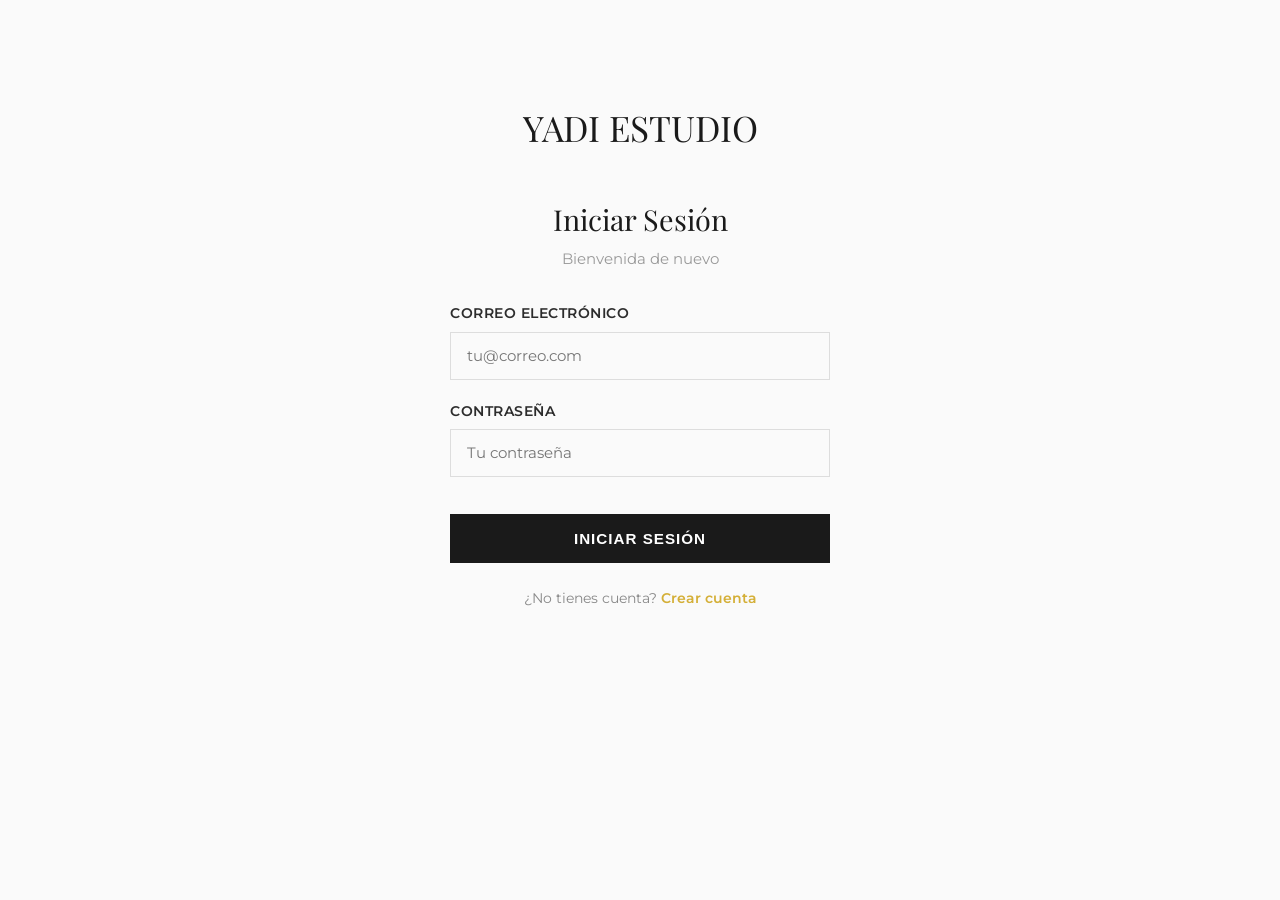
<file: login.html>
<!DOCTYPE html>
<html lang="es">
<head>
    <meta charset="UTF-8">
    <meta name="viewport" content="width=device-width, initial-scale=1.0">
    <link rel="preconnect" href="https://fonts.googleapis.com">
    <link rel="preconnect" href="https://fonts.gstatic.com" crossorigin>
    <link href="https://fonts.googleapis.com/css2?family=Playfair+Display:ital,wght@0,400;0,700;1,400&family=Montserrat:wght@300;400;500;600&display=swap" rel="stylesheet">
    <link rel="stylesheet" href="css/style.css">
    <link rel="stylesheet" href="css/login.css">
    <title>Iniciar Sesión | YADI ESTUDIO</title>
</head>
<body>
    <div class="auth-container">
        <a href="index.html" class="auth-logo">
            <h1>YADI ESTUDIO</h1>
        </a>
        <form id="form-login" class="auth-form">
            <h2>Iniciar Sesión</h2>
            <p class="auth-subtitle">Bienvenida de nuevo</p>
            <div class="form-group">
                <label for="login-email">Correo Electrónico</label>
                <input 
                    type="email" 
                    id="login-email" 
                    placeholder="tu@correo.com" 
                    required
                >
            </div>
            <div class="form-group">
                <label for="login-password">Contraseña</label>
                <input 
                    type="password" 
                    id="login-password" 
                    placeholder="Tu contraseña" 
                    minlength="6" 
                    required
                >
            </div>
            <button type="submit" class="btn btn-primary btn-full">Iniciar Sesión</button>
            <p class="auth-switch">
                ¿No tienes cuenta? 
                <a href="#" onclick="mostrarRegistro()">Crear cuenta</a>
            </p>
        </form>

        <form id="form-registro" class="auth-form" style="display: none;">
            <h2>Crear Cuenta</h2>
            <p class="auth-subtitle">Únete a YADI ESTUDIO</p>

            <div class="form-group">
                <label for="reg-nombre">Nombre</label>
                <input type="text" id="reg-nombre" placeholder="Tu nombre" required>
            </div>

            <div class="form-group">
                <label for="reg-apellido-p">Apellido Paterno</label>
                <input type="text" id="reg-apellido-p" placeholder="Apellido paterno" required>
            </div>

            <div class="form-group">
                <label for="reg-apellido-m">Apellido Materno</label>
                <input type="text" id="reg-apellido-m" placeholder="Apellido materno">
            </div>

            <div class="form-group">
                <label for="reg-telefono">Teléfono</label>
                <input type="tel" id="reg-telefono" placeholder="+52 ..." required>
            </div>

            <div class="form-group">
                <label for="reg-email">Correo Electrónico</label>
                <input type="email" id="reg-email" placeholder="tu@correo.com" required>
            </div>

            <div class="form-group">
                <label for="reg-password">Contraseña</label>
                <input type="password" id="reg-password" placeholder="Mínimo 6 caracteres" minlength="6" required>
            </div>

            <div class="form-group">
                <label for="reg-password-confirm">Confirmar Contraseña</label>
                <input type="password" id="reg-password-confirm" placeholder="Repite tu contraseña" minlength="6" required>
            </div>

            <button type="submit" class="btn btn-primary btn-full">Crear Cuenta</button>

            <p class="auth-switch">
                ¿Ya tienes cuenta? 
                <a href="#" onclick="mostrarLogin()">Iniciar sesión</a>
            </p>
        </form>

    </div>
</body>
</html>
</file>
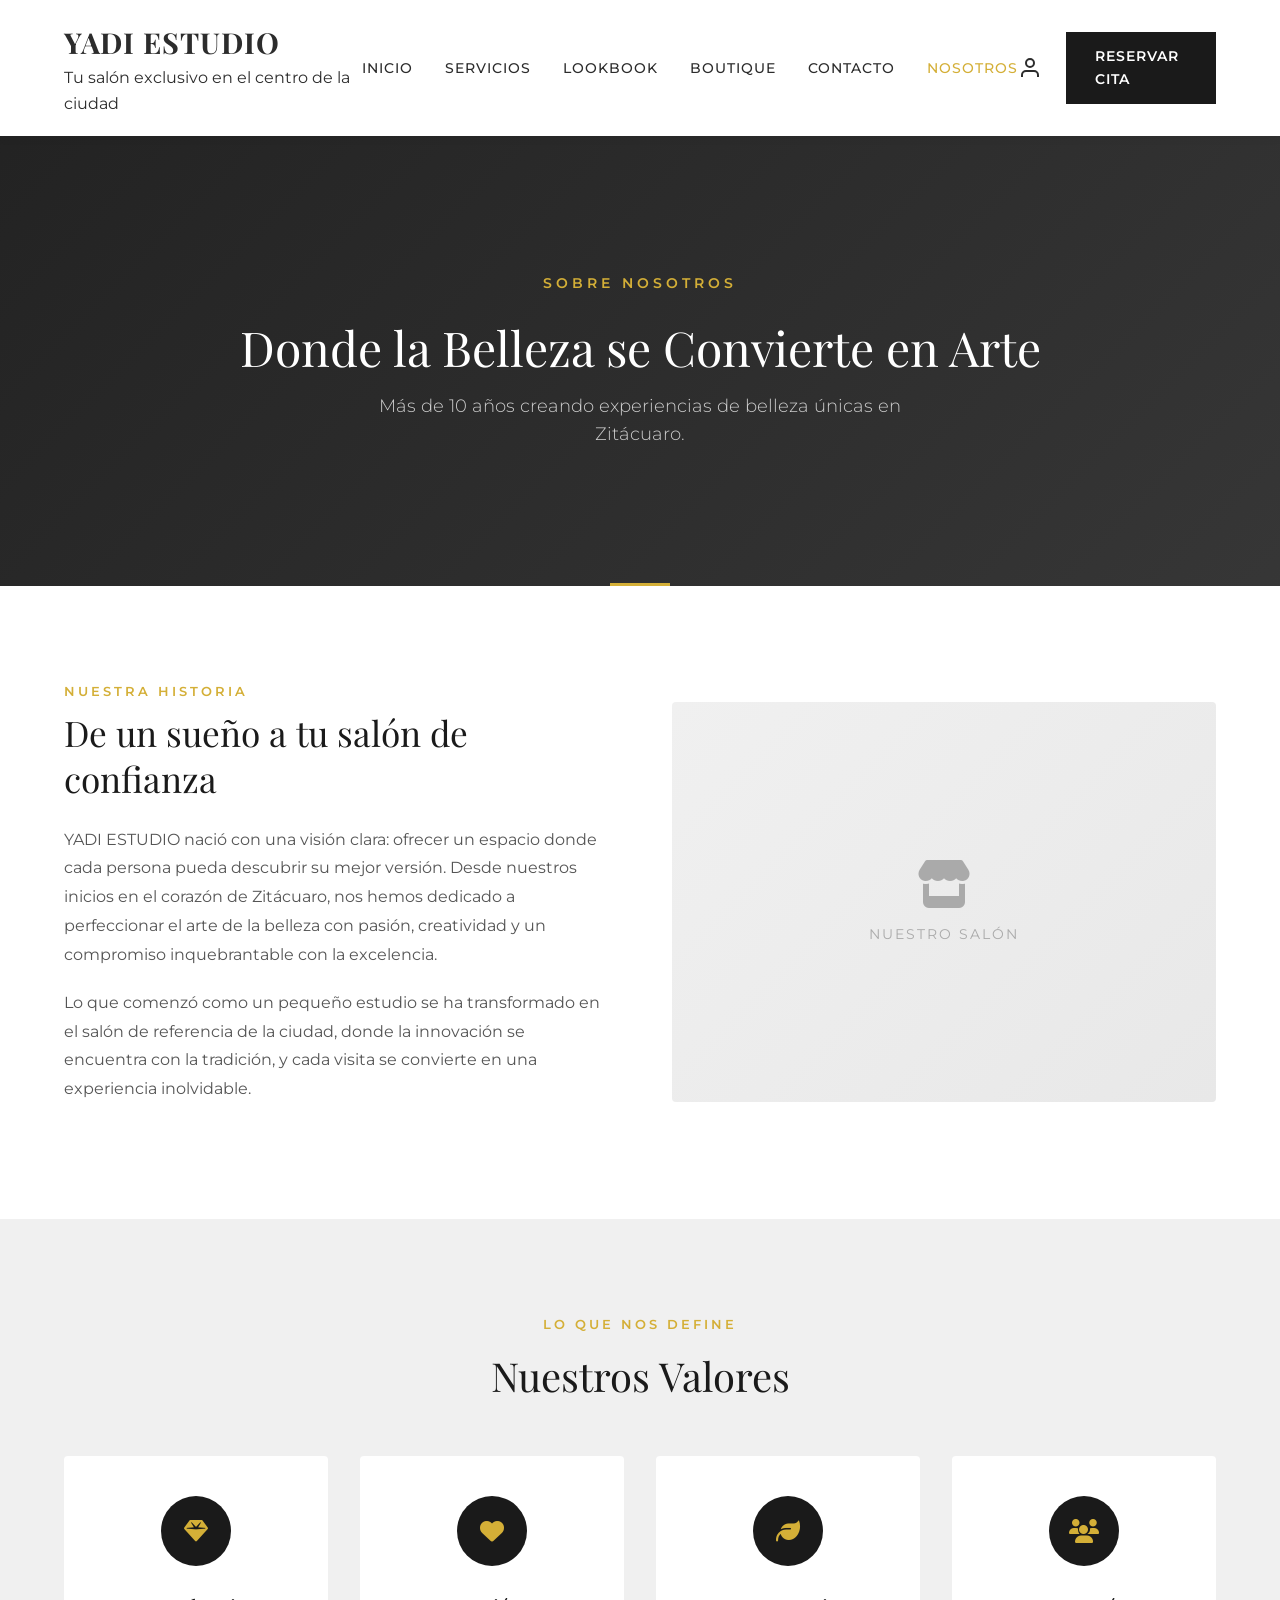
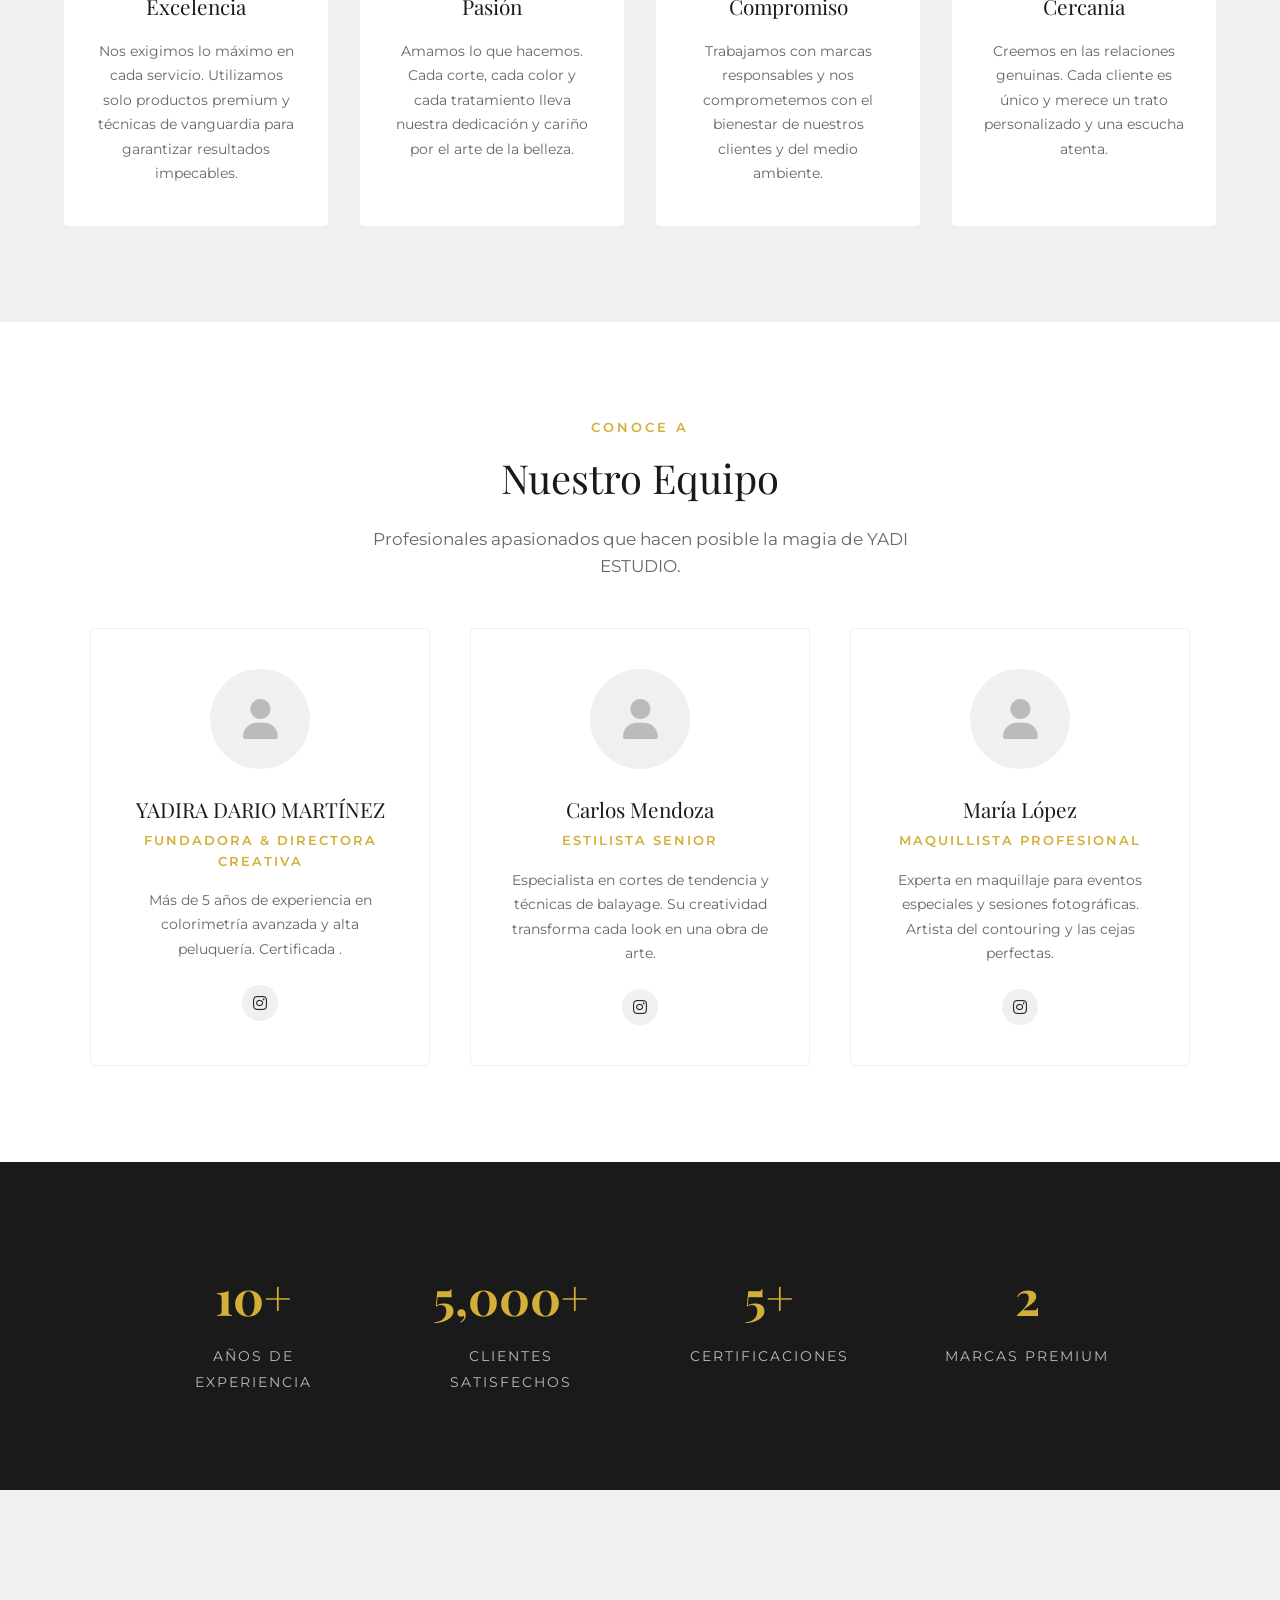
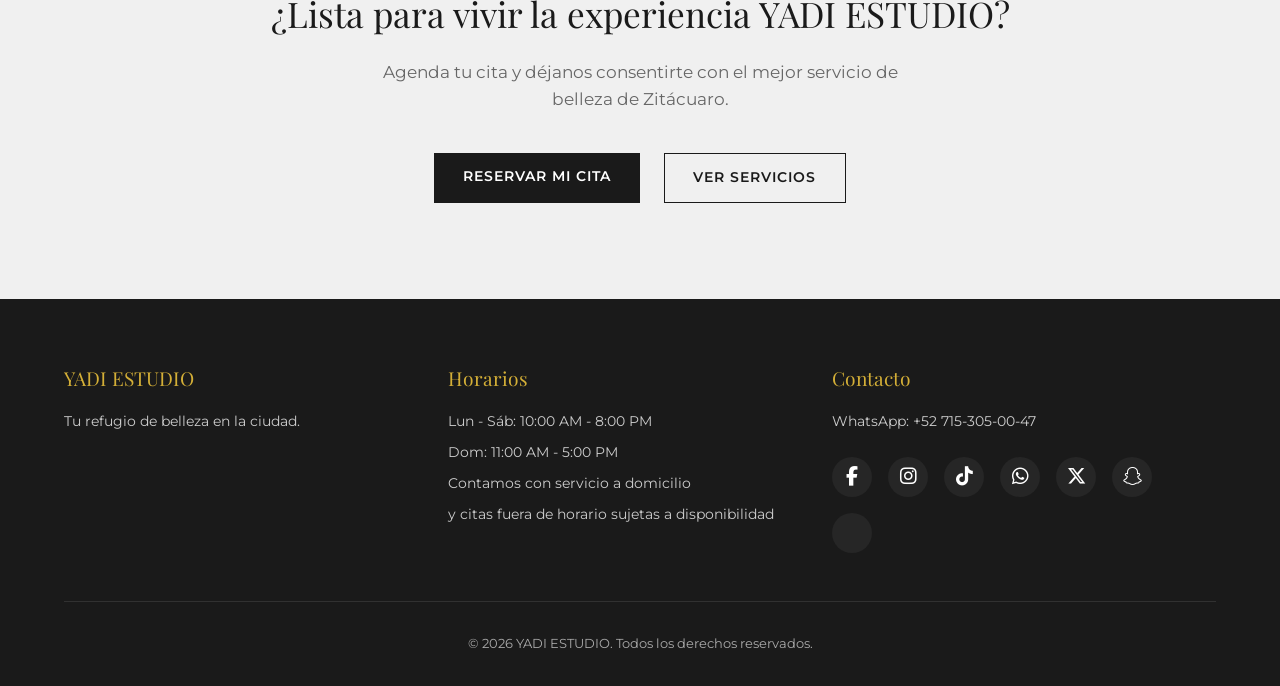
<file: nosotros.html>
<!DOCTYPE html>
<html lang="es">
<head>
    <meta charset="UTF-8">
    <meta name="viewport" content="width=device-width, initial-scale=1.0">
    <link rel="preconnect" href="https://fonts.googleapis.com">
    <link rel="preconnect" href="https://fonts.gstatic.com" crossorigin>
    <link href="https://fonts.googleapis.com/css2?family=Playfair+Display:ital,wght@0,400;0,700;1,400&family=Montserrat:wght@300;400;500;600&display=swap" rel="stylesheet">
    <link rel="stylesheet" href="https://cdnjs.cloudflare.com/ajax/libs/font-awesome/6.4.2/css/all.min.css">
    <link rel="stylesheet" href="css/style.css">
    <link rel="stylesheet" href="css/nosotros.css">
    <title>Sobre Nosotros | YADI ESTUDIO</title>
</head>
<body>                
    <header class="navbar">
        <div class="logo">
            <a href="index.html">
                <h1>YADI ESTUDIO</h1>
                <span class="subtitle">Tu salón exclusivo en el centro de la ciudad</span>
            </a>
        </div>
        <nav>
            <ul class="nav-links">
                <li><a href="index.html">Inicio</a></li>
                <li class="dropdown">
                    <a href="index.html#servicios">Servicios</a>
                    <ul class="dropdown-menu">
                        <li><a href="#">CORTE DE DAMA</a></li>
                        <li><a href="#">RALLOS </a></li>
                        <li><a href="#">MECHAS</a></li>
                        <li><a href="#">TRATAMIENTOS CAPILARES</a></li>
                        <li><a href="#">TINTES</a></li>
                        <li><a href="#">DEPILACIONES</a></li>
                        <li><a href="#">PEDICURE</a></li>
                        <li><a href="#">DISEÑO DE MAQUILLAJE</a></li>
                        <li><a href="#">PEINADOS PARA OCASIONES ESPECIALES</a></li>
                    </ul>
                </li>
                <li><a href="index.html#lookbook">Lookbook</a></li>
                <li><a href="index.html#boutique">Boutique</a></li>
                <li><a href="index.html#contacto">Contacto</a></li>
                <li><a href="nosotros.html" class="active">Nosotros</a></li>
            </ul>
        </nav>
        <div class="nav-actions">
            <a href="login.html" class="icon-login" aria-label="Iniciar Sesión">
                <svg viewBox="0 0 24 24" width="24" height="24" stroke="currentColor" stroke-width="2" fill="none"><path d="M20 21v-2a4 4 0 0 0-4-4H8a4 4 0 0 0-4 4v2"></path><circle cx="12" cy="7" r="4"></circle></svg>
            </a>
            <a href="#reservar" class="btn btn-primary">Reservar Cita</a>
        </div>
    </header>

    <main>
        <section class="nosotros-hero">
            <div class="nosotros-hero-content">
                <span class="nosotros-label">Sobre Nosotros</span>
                <h2>Donde la Belleza se Convierte en Arte</h2>
                <p>Más de 10 años creando experiencias de belleza únicas en Zitácuaro.</p>
            </div>
        </section>

        <section class="nosotros-historia">
            <div class="container">
                <div class="historia-grid">
                    <div class="historia-texto">
                        <span class="section-label">Nuestra Historia</span>
                        <h3>De un sueño a tu salón de confianza</h3>
                        <p>YADI ESTUDIO nació con una visión clara: ofrecer un espacio donde cada persona pueda descubrir su mejor versión. Desde nuestros inicios en el corazón de Zitácuaro, nos hemos dedicado a perfeccionar el arte de la belleza con pasión, creatividad y un compromiso inquebrantable con la excelencia.</p>
                        <p>Lo que comenzó como un pequeño estudio se ha transformado en el salón de referencia de la ciudad, donde la innovación se encuentra con la tradición, y cada visita se convierte en una experiencia inolvidable.</p>
                    </div>
                    <div class="historia-imagen">
                        <div class="imagen-placeholder">
                            <i class="fas fa-store"></i>
                            <span>Nuestro Salón</span>
                        </div>
                    </div>
                </div>
            </div>
        </section>

        <section class="nosotros-valores">
            <div class="container">
                <span class="section-label">Lo que nos define</span>
                <h3>Nuestros Valores</h3>
                <div class="valores-grid">
                    <div class="valor-card">
                        <div class="valor-icon">
                            <i class="fas fa-gem"></i>
                        </div>
                        <h4>Excelencia</h4>
                        <p>Nos exigimos lo máximo en cada servicio. Utilizamos solo productos premium y técnicas de vanguardia para garantizar resultados impecables.</p>
                    </div>
                    <div class="valor-card">
                        <div class="valor-icon">
                            <i class="fas fa-heart"></i>
                        </div>
                        <h4>Pasión</h4>
                        <p>Amamos lo que hacemos. Cada corte, cada color y cada tratamiento lleva nuestra dedicación y cariño por el arte de la belleza.</p>
                    </div>
                    <div class="valor-card">
                        <div class="valor-icon">
                            <i class="fas fa-leaf"></i>
                        </div>
                        <h4>Compromiso</h4>
                        <p>Trabajamos con marcas responsables y nos comprometemos con el bienestar de nuestros clientes y del medio ambiente.</p>
                    </div>
                    <div class="valor-card">
                        <div class="valor-icon">
                            <i class="fas fa-users"></i>
                        </div>
                        <h4>Cercanía</h4>
                        <p>Creemos en las relaciones genuinas. Cada cliente es único y merece un trato personalizado y una escucha atenta.</p>
                    </div>
                </div>
            </div>
        </section>

        <section class="nosotros-equipo">
            <div class="container">
                <span class="section-label">Conoce a</span>
                <h3>Nuestro Equipo</h3>
                <p class="equipo-intro">Profesionales apasionados que hacen posible la magia de YADI ESTUDIO.</p>
                <div class="equipo-grid">
                    <div class="miembro-card">
                        <div class="miembro-foto">
                            <i class="fas fa-user"></i>
                        </div>
                        <h4>YADIRA DARIO MARTÍNEZ</h4>
                        <span class="miembro-rol">Fundadora & Directora Creativa</span>
                        <p>Más de 5 años de experiencia en colorimetría avanzada y alta peluquería. Certificada .</p>
                        <div class="miembro-social">
                            <a href="#" aria-label="Instagram"><i class="fab fa-instagram"></i></a>
                        </div>
                    </div>
                    <div class="miembro-card">
                        <div class="miembro-foto">
                            <i class="fas fa-user"></i>
                        </div>
                        <h4>Carlos Mendoza</h4>
                        <span class="miembro-rol">Estilista Senior</span>
                        <p>Especialista en cortes de tendencia y técnicas de balayage. Su creatividad transforma cada look en una obra de arte.</p>
                        <div class="miembro-social">
                            <a href="#" aria-label="Instagram"><i class="fab fa-instagram"></i></a>
                        </div>
                    </div>
                    <div class="miembro-card">
                        <div class="miembro-foto">
                            <i class="fas fa-user"></i>
                        </div>
                        <h4>María López</h4>
                        <span class="miembro-rol">Maquillista Profesional</span>
                        <p>Experta en maquillaje para eventos especiales y sesiones fotográficas. Artista del contouring y las cejas perfectas.</p>
                        <div class="miembro-social">
                            <a href="#" aria-label="Instagram"><i class="fab fa-instagram"></i></a>
                        </div>
                    </div>
                </div>
            </div>
        </section>
        <section class="nosotros-cifras">
            <div class="container">
                <div class="cifras-grid">
                    <div class="cifra-item">
                        <span class="cifra-numero">10+</span>
                        <span class="cifra-texto">Años de experiencia</span>
                    </div>
                    <div class="cifra-item">
                        <span class="cifra-numero">5,000+</span>
                        <span class="cifra-texto">Clientes satisfechos</span>
                    </div>
                    <div class="cifra-item">
                        <span class="cifra-numero">5+</span>
                        <span class="cifra-texto">Certificaciones</span>
                    </div>
                    <div class="cifra-item">
                        <span class="cifra-numero">2</span>
                        <span class="cifra-texto">Marcas premium</span>
                    </div>
                </div>
            </div>
        </section>
        <section class="nosotros-cta">
            <div class="container">
                <h3>¿Lista para vivir la experiencia YADI ESTUDIO?</h3>
                <p>Agenda tu cita y déjanos consentirte con el mejor servicio de belleza de Zitácuaro.</p>
                <div class="cta-buttons">
                    <a href="#reservar" class="btn btn-primary">Reservar mi cita</a>
                    <a href="index.html#servicios" class="btn btn-outline-dark">Ver servicios</a>
                </div>
            </div>
        </section>
    </main>
    <footer>
        <div class="footer-container">
            <div class="footer-col">
                <h4>YADI ESTUDIO</h4>
                <p>Tu refugio de belleza en la ciudad.</p>
            </div>
            <div class="footer-col">
                <h4>Horarios</h4>
                <p>Lun - Sáb: 10:00 AM - 8:00 PM</p>
                <p>Dom: 11:00 AM - 5:00 PM</p>
                <p>Contamos con servicio a domicilio</p>
                <p>y citas fuera de horario sujetas a disponibilidad</p>
            </div>
            <div class="footer-col">
                <h4>Contacto</h4>
                <p>WhatsApp: +52 715-305-00-47 </p>

                <div class="social-links">
                <a href="#" aria-label="Facebook"><i class="fab fa-facebook-f"></i></a>
                <a href="#" aria-label="Instagram"><i class="fab fa-instagram"></i></a>
                <a href="#" aria-label="TikTok"><i class="fab fa-tiktok"></i></a>
                <a href="#" aria-label="WhatsApp"><i class="fab fa-whatsapp"></i></a>
                <a href="#" aria-label="X (Twitter)"><i class="fab fa-x-twitter"></i></a>
                <a href="#" aria-label="Snapchat"><i class="fab fa-snapchat-ghost"></i><a>
                </div>
            </div>
        </div>
        <div class="footer-bottom">
            <p>&copy; 2026 YADI ESTUDIO. Todos los derechos reservados.</p>
        </div>
    </footer>
</body>
</html>
</file>
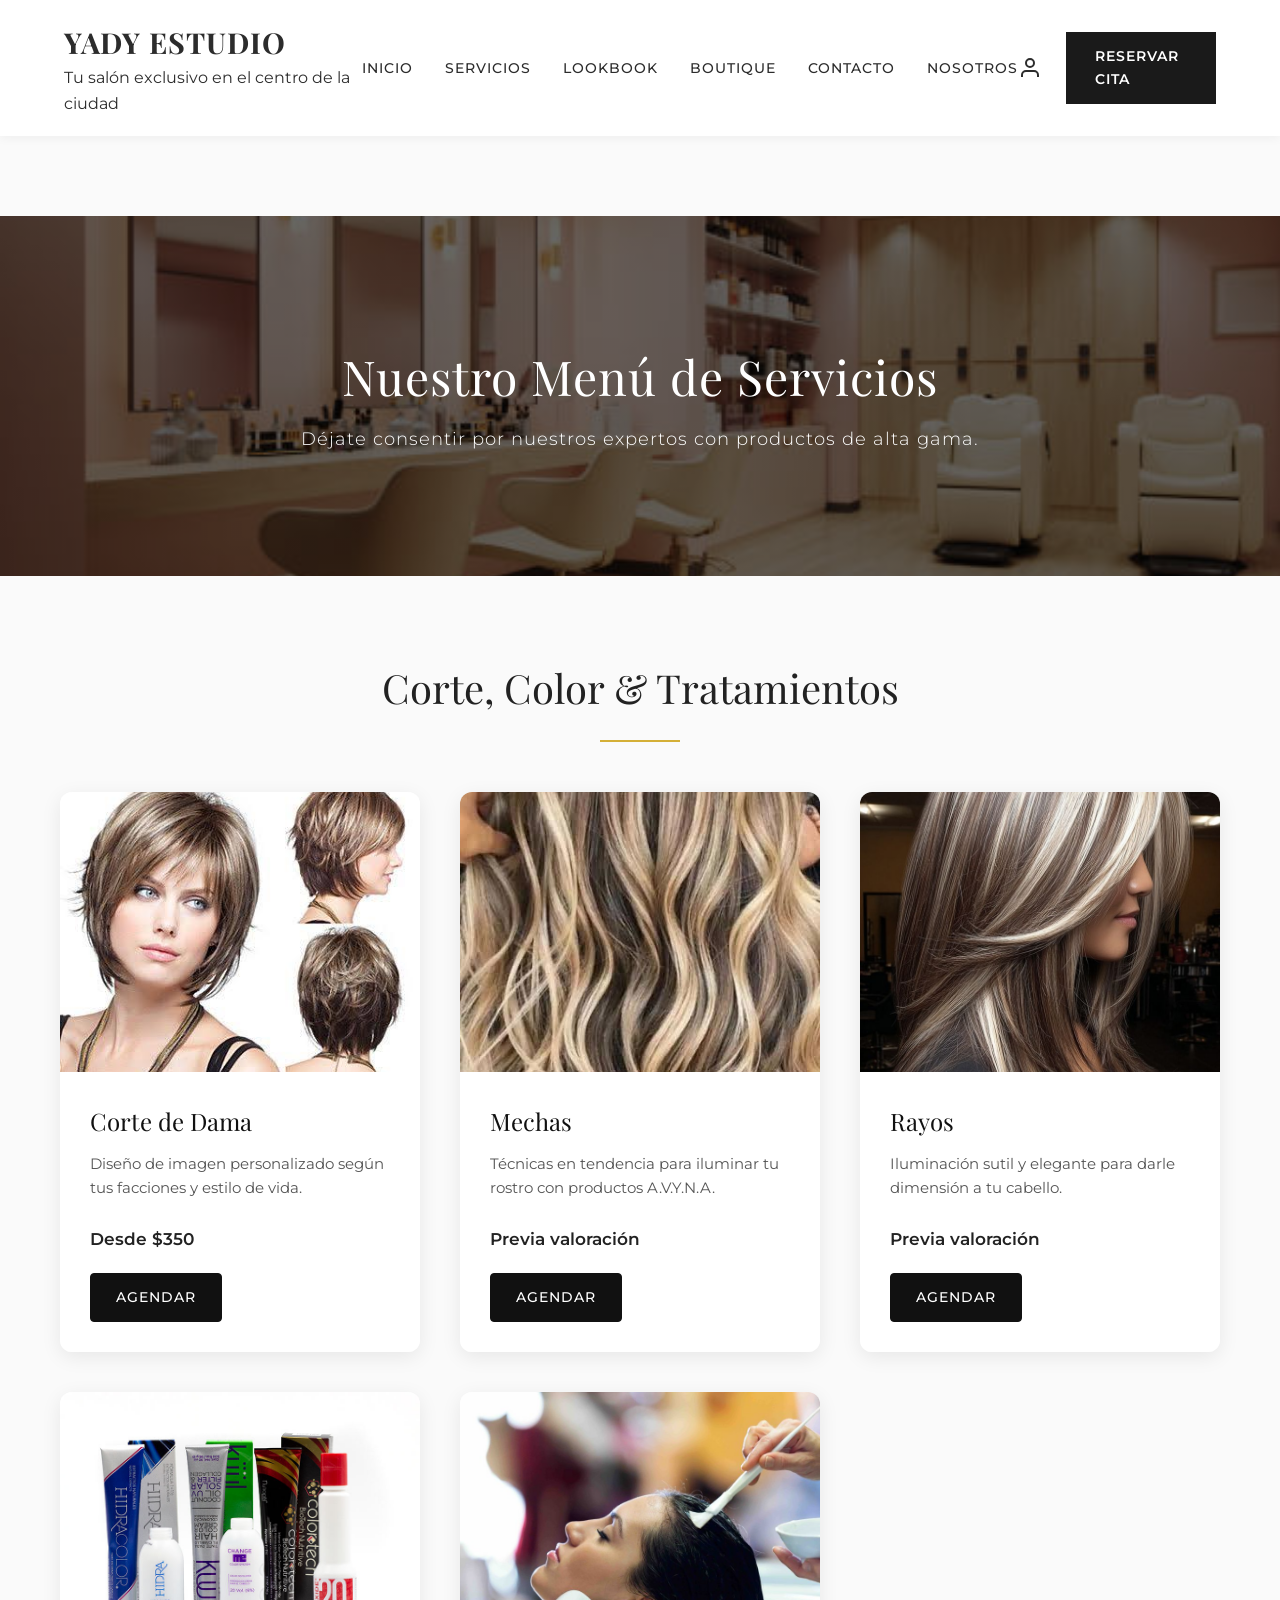
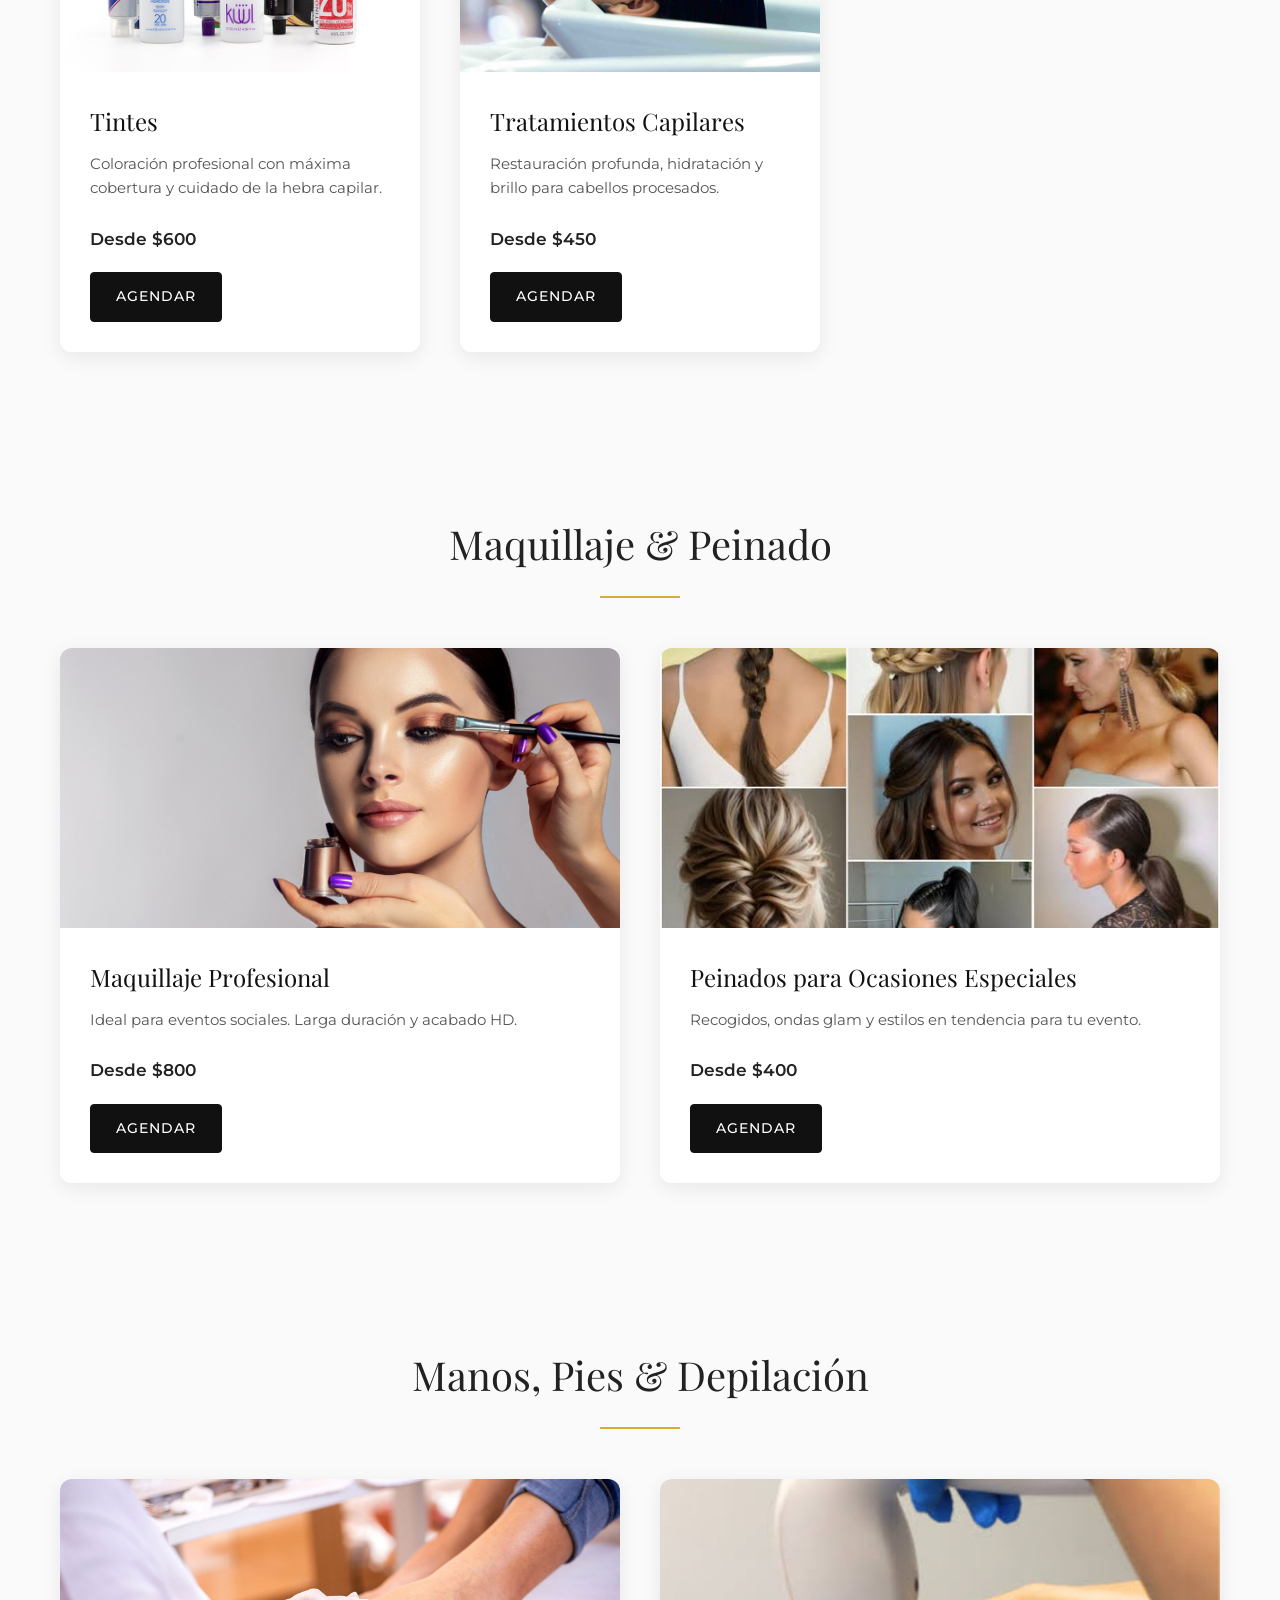
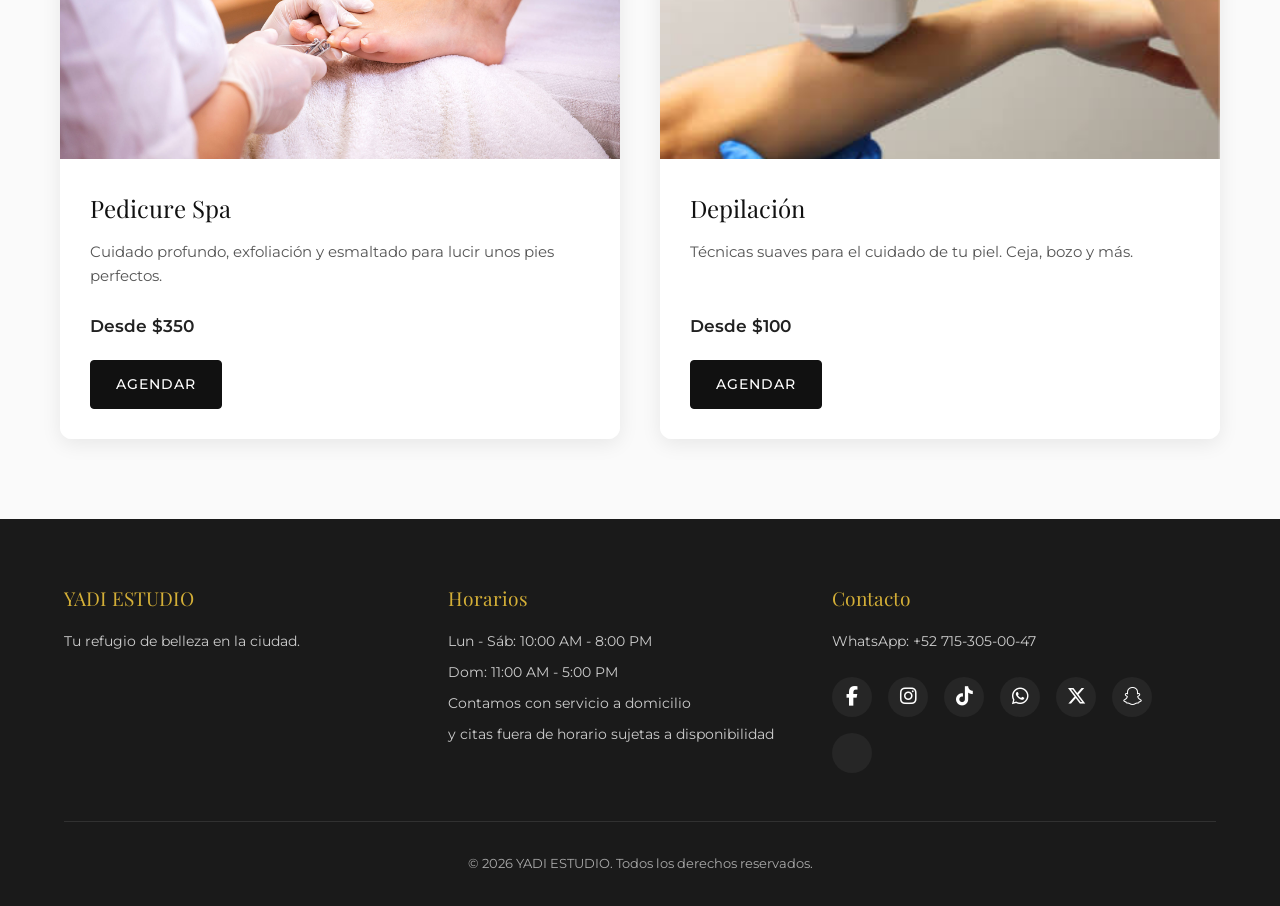
<file: servicios.html>
<!DOCTYPE html>
<html lang="es">
<head>
    <meta charset="UTF-8">
    <meta name="viewport" content="width=device-width, initial-scale=1.0">
    <link href="https://fonts.googleapis.com/css2?family=Playfair+Display:ital,wght@0,400;0,700;1,400&family=Montserrat:wght@300;400;500;600&display=swap" rel="stylesheet">
    <link rel="stylesheet" href="https://cdnjs.cloudflare.com/ajax/libs/font-awesome/6.4.2/css/all.min.css">
    <link rel="stylesheet" href="css/style.css">
    <link rel="stylesheet" href="css/servicios.css">
    <title>Servicios | YADI ESTUDIO</title>
</head>
<body>
    <header class="navbar">
        <div class="logo">
            <a href="index.html">
                <h1>YADY ESTUDIO</h1>
                <span class="subtitle">Tu salón exclusivo en el centro de la ciudad</span>
            </a>
        </div>
        <nav>
            <ul class="nav-links">
                <li><a href="index.html">Inicio</a></li>
                <li class="dropdown">
                    <a href="servicios.html">Servicios</a>
                    <ul class="dropdown-menu">
                        <li><a href="servicios.html#corte-dama">CORTE DE DAMA</a></li>
                        <li><a href="servicios.html#rayos">RAYOS</a></li>
                        <li><a href="servicios.html#mechas">MECHAS</a></li>
                        <li><a href="servicios.html#tratamientos">TRATAMIENTOS CAPILARES</a></li>
                        <li><a href="servicios.html#tintes">TINTES</a></li>
                        <li><a href="servicios.html#depilaciones">DEPILACIONES</a></li>
                        <li><a href="servicios.html#pedicure">PEDICURE</a></li>
                        <li><a href="servicios.html#maquillaje">DISEÑO DE MAQUILLAJE</a></li>
                        <li><a href="servicios.html#peinados">PEINADOS PARA OCASIONES ESPECIALES</a></li>
                    </ul>
                </li>
                <li><a href="#lookbook">Lookbook</a></li>
                <li><a href="#boutique">Boutique</a></li>
                <li><a href="#contacto">Contacto</a></li>
                <li><a href="nosotros.html">Nosotros</a></li>
            </ul>
        </nav>
        <div class="nav-actions">
            <a href="login.html" class="icon-login" aria-label="Iniciar Sesión">
                <!-- SVG de un icono de usuario simple -->
                <svg viewBox="0 0 24 24" width="24" height="24" stroke="currentColor" stroke-width="2" fill="none"><path d="M20 21v-2a4 4 0 0 0-4-4H8a4 4 0 0 0-4 4v2"></path><circle cx="12" cy="7" r="4"></circle></svg>
            </a>
            <a href="#reservar" class="btn btn-primary">Reservar Cita</a>
        </div>
    </header>

    <main>
        <!-- Banner de la página de servicios -->
    <section class="servicios-hero">
        <div class="servicios-hero-content">
            <h2>Nuestro Menú de Servicios</h2>
            <p>Déjate consentir por nuestros expertos con productos de alta gama.</p>
        </div>
    </section>

    <!-- Categoría 1: Cabello (Corte, Color y Tratamientos) -->
    <section class="servicio-categoria container">
        <h3 class="categoria-titulo">Corte, Color & Tratamientos</h3>
        <div class="servicios-grid">

            <!-- Tarjeta de corte -->
            <div id="corte-dama" class="servicio-item">
                <img src="img/corte-dama.jpg" alt="Corte de Dama">
                <div class="servicio-info">
                    <h4>Corte de Dama</h4>
                    <p>Diseño de imagen personalizado según tus facciones y estilo de vida.</p>
                    <span class="precio">Desde $350</span>
                    <a href="#reservar" class="btn-reservar">Agendar</a>
                    <!-- Enlaces para whatsapp para cada servicio -->
                    <!-- <a href="https://wa.me/527153050047?text=Hola%20Yadi%20Estudio,%20me%20gustar%C3%ADa%20agendar%20una%20cita%20para%20un%20Corte%20de%20Dama." target="_blank" rel="noopener noreferrer" class="btn-reservar">Agendar</a> -->
                </div>
            </div>
            
            <!-- Tarjeta de mechas -->
            <div id="mechas" class="servicio-item">
                <img src="img/mechas.jpg" alt="Mechas">
                <div class="servicio-info">
                    <h4>Mechas</h4>
                    <p>Técnicas en tendencia para iluminar tu rostro con productos A.V.Y.N.A.</p>
                    <span class="precio">Previa valoración</span>
                    <a href="#reservar" class="btn-reservar">Agendar</a>
                </div>
            </div>

            <!-- Tarjeta de Rayos -->
            <div id="rayos" class="servicio-item">
                <img src="img/rayos.jpg" alt="Rayos">
                <div class="servicio-info">
                    <h4>Rayos</h4>
                    <p>Iluminación sutil y elegante para darle dimensión a tu cabello.</p>
                    <span class="precio">Previa valoración</span>
                    <a href="#reservar" class="btn-reservar">Agendar</a>
                </div>
            </div>

            <!-- Tarjeta de Tintes -->
            <div id="tintes" class="servicio-item">
                <img src="img/tintes.jpg" alt="Tintes">
                <div class="servicio-info">
                    <h4>Tintes</h4>
                    <p>Coloración profesional con máxima cobertura y cuidado de la hebra capilar.</p>
                    <span class="precio">Desde $600</span>
                    <a href="#reservar" class="btn-reservar">Agendar</a>
                </div>
            </div>

            <!-- Tarjeta de Tratamientos -->
            <div id="tratamientos" class="servicio-item">
                <img src="img/tratamientos.jpg" alt="Tratamientos Capilares">
                <div class="servicio-info">
                    <h4>Tratamientos Capilares</h4>
                    <p>Restauración profunda, hidratación y brillo para cabellos procesados.</p>
                    <span class="precio">Desde $450</span>
                    <a href="#reservar" class="btn-reservar">Agendar</a>
                </div>
            </div>
        </div>
    </section>

    <!-- Categoría 2: Maquillaje y Peinado -->
    <section class="servicio-categoria container">
        <h3 class="categoria-titulo">Maquillaje & Peinado</h3>
        <div class="servicios-grid">
            
            <!-- Tarjeta de Maquillaje (ID movido aquí) -->
            <div id="maquillaje" class="servicio-item">
                <img src="img/maquillaje-pro.jpg" alt="Maquillaje Profesional">
                <div class="servicio-info">
                    <h4>Maquillaje Profesional</h4>
                    <p>Ideal para eventos sociales. Larga duración y acabado HD.</p>
                    <span class="precio">Desde $800</span>
                    <a href="#reservar" class="btn-reservar">Agendar</a>
                </div>
            </div>

            <!-- Tarjeta de Peinados -->
            <div id="peinados" class="servicio-item">
                <img src="img/especiales.jpg" alt="Peinados para ocasiones especiales">
                <div class="servicio-info">
                    <h4>Peinados para Ocasiones Especiales</h4>
                    <p>Recogidos, ondas glam y estilos en tendencia para tu evento.</p>
                    <span class="precio">Desde $400</span>
                    <a href="#reservar" class="btn-reservar">Agendar</a>
                </div>
            </div>
        </div>
    </section>

    <!-- Categoría 3: Cuidado Personal (Spa) -->
    <section class="servicio-categoria container">
        <h3 class="categoria-titulo">Manos, Pies & Depilación</h3>
        <div class="servicios-grid">
            
            <!-- Tarjeta de Pedicure -->
            <div id="pedicure" class="servicio-item">
                <img src="img/pedicure.jpg" alt="Pedicure Spa">
                <div class="servicio-info">
                    <h4>Pedicure Spa</h4>
                    <p>Cuidado profundo, exfoliación y esmaltado para lucir unos pies perfectos.</p>
                    <span class="precio">Desde $350</span>
                    <a href="#reservar" class="btn-reservar">Agendar</a>
                </div>
            </div>

            <!-- Tarjeta de Depilación -->
            <div id="depilaciones" class="servicio-item">
                <img src="img/depilacion.jpg" alt="Depilaciones">
                <div class="servicio-info">
                    <h4>Depilación</h4>
                    <p>Técnicas suaves para el cuidado de tu piel. Ceja, bozo y más.</p>
                    <span class="precio">Desde $100</span>
                    <a href="#reservar" class="btn-reservar">Agendar</a>
                </div>
            </div>
        </div>
    </section>
    </main>
<footer>
        <div class="footer-container">
            <div class="footer-col">
                <h4>YADI ESTUDIO</h4>
                <p>Tu refugio de belleza en la ciudad.</p>
            </div>
            <div class="footer-col">
                <h4>Horarios</h4>
                <p>Lun - Sáb: 10:00 AM - 8:00 PM</p>
                <p>Dom: 11:00 AM - 5:00 PM</p>
                <p>Contamos con servicio a domicilio</p>
                <p>y citas fuera de horario sujetas a disponibilidad</p>
            </div>
            <div class="footer-col">
                <h4>Contacto</h4>
                <p>WhatsApp: +52 715-305-00-47 </p>

                <div class="social-links">
                <a href="#" aria-label="Facebook"><i class="fab fa-facebook-f"></i></a>
                <a href="#" aria-label="Instagram"><i class="fab fa-instagram"></i></a>
                <a href="#" aria-label="TikTok"><i class="fab fa-tiktok"></i></a>
                <a href="#" aria-label="WhatsApp"><i class="fab fa-whatsapp"></i></a>
                <a href="#" aria-label="X (Twitter)"><i class="fab fa-x-twitter"></i></a>
                <a href="#" aria-label="Snapchat"><i class="fab fa-snapchat-ghost"></i><a>
                </div>
            </div>
        </div>
        <div class="footer-bottom">
            <p>&copy; 2026 YADI ESTUDIO. Todos los derechos reservados.</p>
        </div>
    </footer>
</body>
</html>
</file>
<file: css/style.css>
html { scroll-behavior: smooth; }

/*1. VARIABLES Y RESET*/
:root {
    --color-bg: #FAFAFA; 
    --color-text: #2C2C2C; 
    --color-accent: #D4AF37; 
    --color-primary: #1A1A1A; 
    --color-light-gray: #F0F0F0; 

    /* Tipografías */
    --font-heading: 'Playfair Display', serif; 
    --font-body: 'Montserrat', sans-serif; 
}

* {
    margin: 0;
    padding: 0;
    box-sizing: border-box;
}

html {
    scroll-behavior: smooth; 
}

body {
    font-family: var(--font-body);
    background-color: var(--color-bg);
    color: var(--color-text);
    line-height: 1.6;
}

h1, h2, h3, h4 {
    font-family: var(--font-heading);
    font-weight: 400;
}

a {
    text-decoration: none;
    color: inherit;
    transition: color 0.3s ease;
}

ul {
    list-style: none;
}

/* 2. NAVEGACIÓN (HEADER) */
.navbar {
    display: flex;
    justify-content: space-between;
    align-items: center;
    padding: 1.2rem 5%;
    background-color: rgba(255, 255, 255, 0.95); 
    backdrop-filter: blur(5px);
    position: sticky;
    top: 0;
    z-index: 1000;
    box-shadow: 0 2px 10px rgba(0, 0, 0, 0.05);
}

.logo h1 {
    font-size: 1.8rem;
    font-weight: 700;
    letter-spacing: 1px;
}

.nav-links {
    display: flex;
    gap: 2rem;
}

.nav-links a {
    font-size: 0.9rem;
    font-weight: 500;
    text-transform: uppercase;
    letter-spacing: 1px;
}

.nav-links a:hover {
    color: var(--color-accent);
}


.dropdown {
    position: relative;
}

.dropdown-menu {
    display: none;
    position: absolute;
    top: 100%;
    left: 0;
    background-color: #fff;
    min-width: 200px;
    box-shadow: 0 4px 15px rgba(0,0,0,0.1);
    padding: 1rem 0;
}

.dropdown:hover .dropdown-menu {
    display: block;
}

.dropdown > a {
    cursor: pointer;
}

.dropdown-menu li {
    padding: 0.5rem 1.5rem;
}


.nav-actions {
    display: flex;
    align-items: center;
    gap: 1.5rem;
}

.icon-login {
    color: var(--color-text);
    display: flex;
    align-items: center;
}

.icon-login:hover {
    color: var(--color-accent);
}

/* 3. BOTONES */
.btn {
    padding: 0.8rem 1.8rem;
    font-size: 0.9rem;
    font-weight: 600;
    text-transform: uppercase;
    letter-spacing: 1px;
    cursor: pointer;
    transition: all 0.3s ease;
    border: none;
}

.btn-primary {
    background-color: var(--color-primary);
    color: #fff;
}

.btn-primary:hover {
    background-color: var(--color-accent);
    color: #fff;
}

.btn-outline {
    background-color: transparent;
    border: 1px solid #fff;
    color: #fff;
}

.btn-outline:hover {
    background-color: #fff;
    color: var(--color-primary);
}

/* 4. SECCIÓN HERO (BANNER) */
.hero-section {
    height: 80vh;
    background: linear-gradient(rgba(0, 0, 0, 0.5), rgba(0, 0, 0, 0.5)), #333; 
    display: flex;
    align-items: center;
    justify-content: center;
    text-align: center;
    color: #fff;
    padding: 0 20px;
}

.hero-content h2 {
    font-size: 3.5rem;
    margin-bottom: 1rem;
}

.hero-content p {
    font-size: 1.1rem;
    max-width: 600px;
    margin: 0 auto 2rem auto;
    font-weight: 300;
}

/* 5. SECCIÓN NUESTRA ESENCIA (ABOUT) */
.about-section {
    padding: 5rem 5%;
    text-align: center;
    background-color: #fff;
}

.container {
    max-width: 1200px;
    margin: 0 auto;
}

.about-section h3 {
    font-size: 2.5rem;
    margin-bottom: 1.5rem;
    color: var(--color-primary);
}

.about-section p {
    font-size: 1.1rem;
    max-width: 800px;
    margin: 0 auto;
    color: #555;
}

/* 6. SECCIÓN SERVICIOS (GRID) */
.services-section {
    padding: 5rem 5%;
    background-color: var(--color-light-gray);
    text-align: center;
}

.services-section h3 {
    font-size: 2.5rem;
    margin-bottom: 3rem;
}

.services-grid {
    display: grid;
    grid-template-columns: repeat(auto-fit, minmax(300px, 1fr)); 
    gap: 2rem;
}

.service-card {
    background-color: #fff;
    padding-bottom: 2rem;
    transition: transform 0.3s ease;
}

.service-card:hover {
    transform: translateY(-10px);
}

.placeholder-img {
    height: 250px;
    background-color: #ddd; 
    margin-bottom: 1.5rem;
}

.service-card h4 {
    font-size: 1.3rem;
    margin-bottom: 1rem;
}

.link-more {
    font-size: 0.9rem;
    font-weight: 600;
    color: var(--color-accent);
    text-transform: uppercase;
    letter-spacing: 1px;
}

/* 7. FOOTER */
footer {
    background-color: var(--color-primary);
    color: #fff;
    padding: 4rem 5% 2rem;
}

.footer-container {
    display: flex;
    justify-content: space-between;
    flex-wrap: wrap;
    max-width: 1200px;
    margin: 0 auto;
    gap: 2rem;
}

.footer-col {
    flex: 1;
    min-width: 250px;
}

.footer-col h4 {
    font-size: 1.2rem;
    margin-bottom: 1rem;
    color: var(--color-accent);
}

.footer-col p {
    font-size: 0.9rem;
    color: #ccc;
    margin-bottom: 0.5rem;
}

.social-links {
    margin-top: 1.5rem;
    display: flex;
    gap: 1rem;
    flex-wrap: wrap;
}

.social-links a {
    display: flex;
    align-items: center;
    justify-content: center;
    width: 40px;
    height: 40px;
    background-color: rgba(255, 255, 255, 0.05);
    border-radius: 50%;
    color: #fff;
    font-size: 1.2rem;
    transition: all 0.3s ease;
}

.social-links a:hover {
    background-color: var(--color-accent);
    color: #fff;
    transform: translateY(-4px);
    box-shadow: 0 5px 15px rgba(212, 175, 55, 0.3);
}

.footer-bottom {
    text-align: center;
    margin-top: 3rem;
    padding-top: 2rem;
    border-top: 1px solid rgba(255,255,255,0.1);
    font-size: 0.8rem;
    color: #aaa;
}

/*8. RESPONSIVE DESIGN (Básico)*/
@media (max-width: 768px) {
    .nav-links {
        display: none;
    }

    .nav.actions{
        display: none;
    }

    .hero-content h2 {
        font-size: 2.5rem;
    }

    .footer-container {
        flex-direction: column;
    }
}

/* AJUSTES PARA LA SECCION HERO Y MARCAS */

/* 1. Subtitulo */
.hero-subtitule {
    display: block;
    font-size: 0.9rem;
    text-transform: uppercase;
    letter-spacing: 3px;
    color: var(--color-accent);
    margin-bottom: 1.5rem;
    font-weight: 600;
}

/* 2. Alineacion y separación de los botones */
.hero-buttons {
    display: flex;
    justify-content: center;
    align-items: center;
    gap: 1.5rem;
    margin-top: 2rem;
    margin-bottom: 4rem;
}

/* 3. Contenedor de las marcas de confianza */
.trusted-brands {
    border-top: 1px solid rgba(255, 255, 255, 0.2);
    padding-top: 2rem;
    width: 80%;
    margin: 0 auto;
}

.trusted-brands p {
    font-size: 0.85rem;
    text-transform: uppercase;
    letter-spacing: 1.5px;
    color: #b3b3b3;
    margin-bottom: 1.5rem;
}

/* 4. Separación de los nombres de las marcas */
.brands-name {
    display:flex;
    justify-content: center;
    gap: 4rem;
    flex-wrap: wrap;
}

.brands-name span {
    font-family: var(--font-heading);
    font-size: 1.3rem;
    color: #fff;
    opacity: 0.7;
    transition: opacity 0.3s ease;
}

.brands-name span:hover {
    opacity: 1;
    cursor: default;
}

/* ESTILOS PARA LAS IMAGENES DE SERVICIOS */
.service-img {
    width: 100%;
    height: 320px; 
    overflow: hidden; 
    border-radius: 4px; 
    margin-bottom: 1.5rem;
}

.service-img img {
    width: 100%;
    height: 100%;
    object-fit: cover; 
    transition: transform 0.6s ease; 
}

.service-card:hover .service-img img {
    transform: scale(1.08); 
}

.service-card {
    background-color: transparent; 
    padding-bottom: 2rem;
    cursor: pointer; 
}

.service-card h4 {
    font-size: 1.3rem;
    margin-bottom: 0.5rem;
    letter-spacing: 1px;
}


/* Botón hamburguesa: oculto en escritorio */
.menu-toggle {
    display: none;
    flex-direction: column;
    justify-content: center;
    gap: 6px;
    width: 44px;
    height: 44px;
    padding: 9px;
    border: 1px solid #e5e5e5;
    border-radius: 6px;
    background: transparent;
    cursor: pointer;
    z-index: 1002;
}

.menu-toggle span {
    display: block;
    width: 100%;
    height: 2px;
    background: var(--color-primary);
    transition: transform 0.3s ease, opacity 0.3s ease;
}

/* Tabletas y móviles */
@media (max-width: 1024px) {
    .navbar {
        position: sticky;
        top: 0;
        padding: 1rem 5%;
        flex-wrap: wrap;
    }

    .menu-toggle {
        display: flex;
        margin-left: auto;
    }

    .nav-menu {
        display: none;
        flex-direction: column;
        align-items: stretch;
        position: absolute;
        top: 100%;
        left: 0;
        right: 0;
        max-height: calc(100vh - 80px);
        overflow-y: auto;
        padding: 1.5rem 5%;
        background: #fff;
        box-shadow: 0 8px 15px rgba(0, 0, 0, 0.08);
        border-top: 1px solid #eee;
    }

    .nav-menu.active {
        display: flex;
    }

    .nav-links {
        display: flex;
        flex-direction: column;
        align-items: stretch;
        gap: 0;
        width: 100%;
    }

    .nav-links > li {
        border-bottom: 1px solid #eee;
    }

    .nav-links > li > a {
        display: block;
        padding: 1rem 0;
    }

    /* Submenú de servicios */
    .dropdown-menu {
        display: none;
        position: static;
        min-width: 0;
        padding: 0 0 0.75rem 1rem;
        box-shadow: none;
        background: #fafafa;
    }

    .dropdown:hover .dropdown-menu {
        display: none;
    }

    .dropdown.open .dropdown-menu {
        display: block;
    }

    .dropdown-menu li {
        padding: 0.65rem 0.5rem;
    }

    .dropdown-menu a {
        font-size: 0.8rem;
    }

    .nav-actions {
        display: flex;
        justify-content: flex-start;
        flex-wrap: wrap;
        gap: 1rem;
        padding-top: 1.25rem;
    }

    /* Animación de hamburguesa a X */
    .menu-toggle.active span:nth-child(1) {
        transform: translateY(8px) rotate(45deg);
    }

    .menu-toggle.active span:nth-child(2) {
        opacity: 0;
    }

    .menu-toggle.active span:nth-child(3) {
        transform: translateY(-8px) rotate(-45deg);
    }
}

/* Ajustes para móviles pequeños */
@media (max-width: 480px) {
    .logo h1 {
        font-size: 1.35rem;
    }

    .logo .subtitle {
        font-size: 0.7rem;
    }

    .nav-actions .btn {
        padding: 0.75rem 1rem;
        font-size: 0.8rem;
    }
}
</file>
<file: css/login.css>
.auth-container {
    max-width: 460px;
    margin: 60px auto;
    padding: 2.5rem;
    text-align: center;
}

.auth-logo h1 {
    font-family: var(--font-heading);
    font-size: 2.2rem;
    color: var(--color-primary);
    margin-bottom: 2.5rem;
}

.auth-logo h1:hover {
    color: var(--color-accent);
}

.auth-form {
    text-align: left;
}

.auth-form h2 {
    font-family: var(--font-heading);
    font-size: 1.8rem;
    color: var(--color-primary);
    text-align: center;
    margin-bottom: 0.3rem;
}

.auth-subtitle {
    text-align: center;
    color: #999;
    font-size: 0.95rem;
    margin-bottom: 2rem;
}

.form-group {
    margin-bottom: 1.3rem;
}

.form-group label {
    display: block;
    font-size: 0.85rem;
    font-weight: 600;
    color: var(--color-text);
    margin-bottom: 0.4rem;
    text-transform: uppercase;
    letter-spacing: 0.5px;
}

.form-group input {
    width: 100%;
    padding: 0.85rem 1rem;
    font-size: 0.95rem;
    font-family: var(--font-body);
    border: 1px solid #ddd;
    background-color: #fafafa;
    color: var(--color-text);
    outline: none;
    transition: border-color 0.3s ease;
}

.form-group input:focus {
    border-color: var(--color-accent);
    background-color: #fff;
}

.btn-full {
    width: 100%;
    margin-top: 1rem;
    padding: 1rem;
    font-size: 0.95rem;
}

.auth-switch {
    text-align: center;
    margin-top: 1.5rem;
    font-size: 0.9rem;
    color: #888;
}

.auth-switch a {
    color: var(--color-accent);
    font-weight: 600;
}

.auth-switch a:hover {
    text-decoration: underline;
}

.auth-mensaje {
    display: none;
    margin-top: 1.5rem;
    padding: 1rem;
    font-size: 0.9rem;
    text-align: center;
    border-radius: 4px;
}

.auth-mensaje.error {
    background-color: #ffe0e0;
    color: #c0392b;
    border: 1px solid #f5c6cb;
}

.auth-mensaje.exito {
    background-color: #e0ffe0;
    color: #27ae60;
    border: 1px solid #c3e6cb;
}
</file>
<file: css/nosotros.css>
/* Hero Section */
.nosotros-hero {
    height: 50vh;
    min-height: 400px;
    background: linear-gradient(135deg, rgba(26, 26, 26, 0.85), rgba(44, 44, 44, 0.75)), #555;
    display: flex;
    align-items: center;
    justify-content: center;
    text-align: center;
    color: #fff;
    padding: 0 20px;
    position: relative;
}

.nosotros-hero::after {
    content: '';
    position: absolute;
    bottom: 0;
    left: 50%;
    transform: translateX(-50%);
    width: 60px;
    height: 3px;
    background-color: var(--color-accent);
}

.nosotros-label {
    display: block;
    font-size: 0.85rem;
    text-transform: uppercase;
    letter-spacing: 4px;
    color: var(--color-accent);
    margin-bottom: 1.5rem;
    font-weight: 600;
}

.nosotros-hero-content h2 {
    font-family: var(--font-heading);
    font-size: 3rem;
    font-weight: 400;
    margin-bottom: 1rem;
    line-height: 1.2;
}

.nosotros-hero-content p {
    font-size: 1.1rem;
    font-weight: 300;
    color: #ccc;
    max-width: 550px;
    margin: 0 auto;
}

.section-label {
    display: block;
    font-size: 0.8rem;
    text-transform: uppercase;
    letter-spacing: 3px;
    color: var(--color-accent);
    font-weight: 600;
    margin-bottom: 0.5rem;
}

.nosotros-historia {
    padding: 6rem 5%;
    background-color: #fff;
}

.historia-grid {
    display: grid;
    grid-template-columns: 1fr 1fr;
    gap: 4rem;
    align-items: center;
}

.historia-texto h3 {
    font-family: var(--font-heading);
    font-size: 2.2rem;
    color: var(--color-primary);
    margin-bottom: 1.5rem;
    line-height: 1.3;
}

.historia-texto p {
    font-size: 1rem;
    color: #555;
    margin-bottom: 1.2rem;
    line-height: 1.8;
}

.historia-imagen {
    display: flex;
    justify-content: center;
}

.imagen-placeholder {
    width: 100%;
    height: 400px;
    background: linear-gradient(135deg, var(--color-light-gray), #e8e8e8);
    border-radius: 4px;
    display: flex;
    flex-direction: column;
    align-items: center;
    justify-content: center;
    gap: 1rem;
    color: #aaa;
}

.imagen-placeholder i {
    font-size: 3rem;
}

.imagen-placeholder span {
    font-size: 0.85rem;
    text-transform: uppercase;
    letter-spacing: 2px;
}

.nosotros-valores {
    padding: 6rem 5%;
    background-color: var(--color-light-gray);
    text-align: center;
}

.nosotros-valores h3 {
    font-family: var(--font-heading);
    font-size: 2.5rem;
    color: var(--color-primary);
    margin-bottom: 3rem;
}

.valores-grid {
    display: grid;
    grid-template-columns: repeat(4, 1fr);
    gap: 2rem;
    max-width: 1200px;
    margin: 0 auto;
}

.valor-card {
    background-color: #fff;
    padding: 2.5rem 2rem;
    border-radius: 4px;
    transition: transform 0.3s ease, box-shadow 0.3s ease;
}

.valor-card:hover {
    transform: translateY(-8px);
    box-shadow: 0 15px 40px rgba(0, 0, 0, 0.08);
}

.valor-icon {
    width: 70px;
    height: 70px;
    margin: 0 auto 1.5rem;
    border-radius: 50%;
    background-color: var(--color-primary);
    display: flex;
    align-items: center;
    justify-content: center;
}

.valor-icon i {
    font-size: 1.5rem;
    color: var(--color-accent);
}

.valor-card h4 {
    font-family: var(--font-heading);
    font-size: 1.3rem;
    color: var(--color-primary);
    margin-bottom: 1rem;
}

.valor-card p {
    font-size: 0.9rem;
    color: #666;
    line-height: 1.7;
}

.nosotros-equipo {
    padding: 6rem 5%;
    background-color: #fff;
    text-align: center;
}

.nosotros-equipo h3 {
    font-family: var(--font-heading);
    font-size: 2.5rem;
    color: var(--color-primary);
    margin-bottom: 1rem;
}

.equipo-intro {
    font-size: 1.05rem;
    color: #666;
    max-width: 600px;
    margin: 0 auto 3rem;
}

.equipo-grid {
    display: grid;
    grid-template-columns: repeat(3, 1fr);
    gap: 2.5rem;
    max-width: 1100px;
    margin: 0 auto;
}

.miembro-card {
    padding: 2.5rem 2rem;
    border: 1px solid var(--color-light-gray);
    border-radius: 4px;
    transition: all 0.3s ease;
}

.miembro-card:hover {
    border-color: var(--color-accent);
    box-shadow: 0 10px 30px rgba(212, 175, 55, 0.1);
}

.miembro-foto {
    width: 100px;
    height: 100px;
    border-radius: 50%;
    background-color: var(--color-light-gray);
    margin: 0 auto 1.5rem;
    display: flex;
    align-items: center;
    justify-content: center;
    overflow: hidden;
}

.miembro-foto i {
    font-size: 2.5rem;
    color: #bbb;
}

.miembro-card h4 {
    font-family: var(--font-heading);
    font-size: 1.3rem;
    color: var(--color-primary);
    margin-bottom: 0.3rem;
}

.miembro-rol {
    display: block;
    font-size: 0.8rem;
    text-transform: uppercase;
    letter-spacing: 2px;
    color: var(--color-accent);
    font-weight: 600;
    margin-bottom: 1rem;
}

.miembro-card p {
    font-size: 0.9rem;
    color: #666;
    line-height: 1.7;
    margin-bottom: 1.5rem;
}

.miembro-social a {
    display: inline-flex;
    align-items: center;
    justify-content: center;
    width: 36px;
    height: 36px;
    border-radius: 50%;
    background-color: var(--color-light-gray);
    color: var(--color-text);
    font-size: 1rem;
    transition: all 0.3s ease;
}

.miembro-social a:hover {
    background-color: var(--color-accent);
    color: #fff;
}

.nosotros-cifras {
    padding: 5rem 5%;
    background-color: var(--color-primary);
    color: #fff;
}

.cifras-grid {
    display: grid;
    grid-template-columns: repeat(4, 1fr);
    gap: 2rem;
    text-align: center;
    max-width: 1000px;
    margin: 0 auto;
}

.cifra-item {
    padding: 1rem;
}

.cifra-numero {
    display: block;
    font-family: var(--font-heading);
    font-size: 3rem;
    font-weight: 700;
    color: var(--color-accent);
    margin-bottom: 0.5rem;
}

.cifra-texto {
    font-size: 0.85rem;
    text-transform: uppercase;
    letter-spacing: 2px;
    color: #bbb;
}

.nosotros-cta {
    padding: 6rem 5%;
    text-align: center;
    background-color: var(--color-light-gray);
}

.nosotros-cta h3 {
    font-family: var(--font-heading);
    font-size: 2.2rem;
    color: var(--color-primary);
    margin-bottom: 1rem;
}

.nosotros-cta p {
    font-size: 1.05rem;
    color: #666;
    max-width: 550px;
    margin: 0 auto 2.5rem;
}

.cta-buttons {
    display: flex;
    justify-content: center;
    gap: 1.5rem;
    flex-wrap: wrap;
}

.btn-outline-dark {
    background-color: transparent;
    border: 1px solid var(--color-primary);
    color: var(--color-primary);
    padding: 0.8rem 1.8rem;
    font-size: 0.9rem;
    font-weight: 600;
    text-transform: uppercase;
    letter-spacing: 1px;
    cursor: pointer;
    transition: all 0.3s ease;
}

.btn-outline-dark:hover {
    background-color: var(--color-primary);
    color: #fff;
}

.nav-links a.active {
    color: var(--color-accent);
}

@media (max-width: 1024px) {
    .valores-grid {
        grid-template-columns: repeat(2, 1fr);
    }
}

@media (max-width: 768px) {
    .nosotros-hero-content h2 {
        font-size: 2.2rem;
    }

    .historia-grid {
        grid-template-columns: 1fr;
        gap: 2rem;
    }

    .historia-imagen {
        order: -1;
    }

    .imagen-placeholder {
        height: 280px;
    }

    .valores-grid {
        grid-template-columns: 1fr;
    }

    .equipo-grid {
        grid-template-columns: 1fr;
        max-width: 400px;
    }

    .cifras-grid {
        grid-template-columns: repeat(2, 1fr);
        gap: 2.5rem;
    }

    .cifra-numero {
        font-size: 2.5rem;
    }

    .nosotros-cta h3 {
        font-size: 1.8rem;
    }
}

@media (max-width: 480px) {
    .cifras-grid {
        grid-template-columns: 1fr;
    }
}
</file>
<file: css/servicios.css>
/* --- BANNER DE SERVICIOS --- */
.servicios-hero {
    /* Fondo con un gradiente oscuro para que el texto resalte */
    background: linear-gradient(rgba(0, 0, 0, 0.6), rgba(0, 0, 0, 0.6)), url('../img/salon.jpg') center/cover;
    height: 40vh;
    display: flex;
    align-items: center;
    justify-content: center;
    text-align: center;
    color: #fff;
    margin-top: 80px; 
    padding: 0 20px; 
}

.servicios-hero h2 {
    font-family: 'Playfair Display', serif;
    font-size: 3rem;
    margin-bottom: 10px;
    letter-spacing: 1px;
}

.servicios-hero p {
    font-family: 'Montserrat', sans-serif;
    font-weight: 300;
    font-size: 1.1rem;
    letter-spacing: 1px;
}

/* --- CATEGORÍAS Y GRID PRINCIPAL --- */
.servicio-categoria {
    padding: 80px 20px; 
    margin: 0 auto;
}

.categoria-titulo {
    font-family: 'Playfair Display', serif;
    font-size: 2.5rem;
    text-align: center;
    margin-bottom: 50px;
    color: #222; 
    position: relative;
}

/* Línea decorativa dorada debajo de cada título */
.categoria-titulo::after {
    content: '';
    display: block;
    width: 80px;
    height: 2px;
    background-color: #d4af37; 
    margin: 20px auto 0;
}

/* El sistema Grid para alinear las tarjetas */
.servicios-grid {
    display: grid;
    grid-template-columns: repeat(auto-fit, minmax(320px, 1fr));
    gap: 40px; 
}

/* --- TARJETAS DE SERVICIO (HOVER EFFECTS) --- */
.servicio-item {
    background: #fff;
    border-radius: 12px; 
    overflow: hidden;
    box-shadow: 0 5px 20px rgba(0,0,0,0.08); 
    display: flex;
    flex-direction: column;
    transition: all 0.4s ease-in-out; 
    scroll-margin-top: 100px; 
    position: relative;
}

/* Efecto al pasar el ratón por la tarjeta completa */
.servicio-item:hover {
    transform: translateY(-10px); 
    box-shadow: 0 15px 35px rgba(0,0,0,0.15); 
}

.servicio-item img {
    width: 100%;
    height: 280px; 
    object-fit: cover;
    transition: transform 0.6s ease; 
}

/* Efecto zoom suave en la imagen al pasar el ratón por la tarjeta */
.servicio-item:hover img {
    transform: scale(1.05);
}

.servicio-info {
    padding: 30px;
    display: flex;
    flex-direction: column;
    flex-grow: 1; 
    background-color: #fff; 
    z-index: 1; 
}

.servicio-info h4 {
    font-family: 'Playfair Display', serif;
    font-size: 1.5rem;
    margin-bottom: 12px;
    color: #111;
}

.servicio-info p {
    font-family: 'Montserrat', sans-serif;
    font-size: 0.95rem;
    color: #555;
    line-height: 1.6;
    margin-bottom: 25px;
    flex-grow: 1;
}

.precio {
    font-family: 'Montserrat', sans-serif;
    font-weight: 600;
    color: #222;
    margin-bottom: 20px;
    display: block;
    font-size: 1.05rem;
}

/* --- BOTÓN DE AGENDAR --- */
.btn-reservar {
    align-self: flex-start;
    padding: 12px 25px;
    background-color: #111; 
    color: #fff;
    text-decoration: none;
    font-family: 'Montserrat', sans-serif;
    font-size: 0.9rem;
    font-weight: 500;
    text-transform: uppercase;
    letter-spacing: 1px;
    border-radius: 4px; 
    transition: all 0.3s ease;
    border: 1px solid #111; 
}

/* Efecto al pasar el ratón por el botón */
.btn-reservar:hover {
    background-color: #d4af37; 
    border-color: #d4af37;
    color: #fff;
    box-shadow: 0 4px 10px rgba(212, 175, 55, 0.4); 
}

/* --- RESPONSIVE (MEDIA QUERIES) --- */
/* Ajustes para móviles y tablets pequeñas */
@media (max-width: 768px) {
    .servicios-hero h2 {
        font-size: 2.2rem;
    }
    
    .servicios-hero p {
        font-size: 1rem;
    }

    .categoria-titulo {
        font-size: 2rem;
        margin-bottom: 30px;
    }

    .servicios-grid {
        gap: 25px; 
    }
    
    .servicio-item img {
        height: 220px; 
    }
}
</file>
